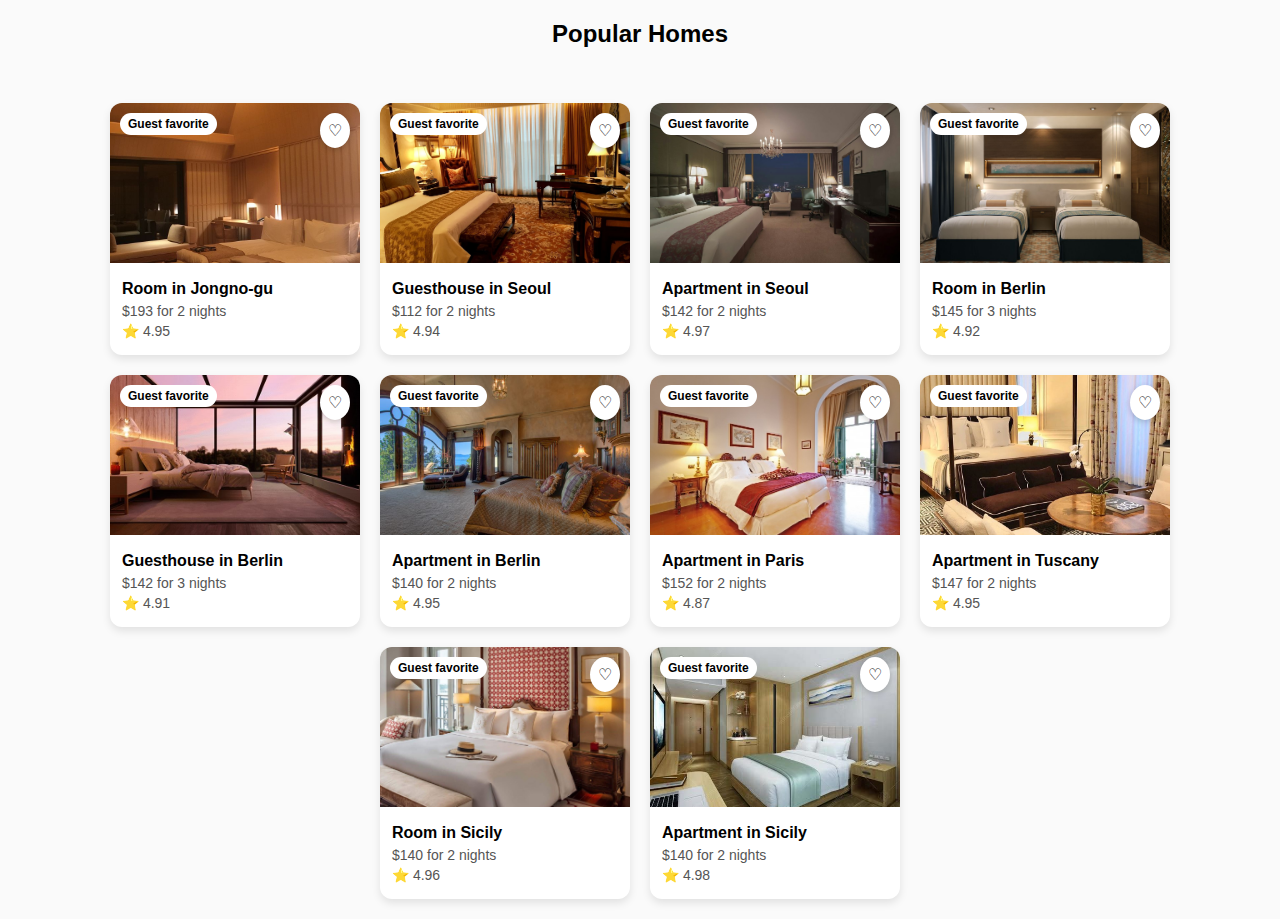
<file: rooms.html>
<style>
    body {
      font-family: Arial, sans-serif;
      margin: 0;
      
      background: #fafafa;
    }

    h2 {
        display: flex;
        justify-content: center;
    padding: 20px;
    margin-bottom: 15px;
    }

    .room-container {
      padding: 20px;
      display: flex;
      flex-wrap: wrap;   /* ✅ allows wrapping to new rows */
      gap: 20px;
      justify-content: center;
    }

    .room-card {
      position: relative;
      background: #fff;
      border-radius: 12px;
      overflow: hidden;
      width: 250px;
      flex: 0 0 auto;
      box-shadow: 0 4px 8px rgba(0,0,0,0.1);
      transition: transform 0.2s ease;
    }

    .room-card:hover {
      transform: scale(1.03);
    }

    .room-card img {
      width: 100%;
      height: 160px;
      object-fit: cover;
    }

    .favorite-btn {
      position: absolute;
      top: 10px;
      right: 10px;
      background: white;
      border-radius: 50%;
      padding: 8px;
      cursor: pointer;
      box-shadow: 0 2px 6px rgba(0,0,0,0.2);
    }

    .badge {
      position: absolute;
      top: 10px;
      left: 10px;
      background-color: white;
      color: black;
      font-size: 12px;
      padding: 4px 8px;
      border-radius: 20px;
      font-weight: bold;
    }

    .room-info {
      padding: 12px;
    }

    .room-info h3 {
      color: black;
      font-size: 16px;
      margin: 5px 0;
    }

    .room-info p {
      color: black;
      margin: 4px 0;
      font-size: 14px;
      color: #555;
    }

    .rating {
      font-size: 14px;
      color: #333;
    }
  </style>
</head>
<body>

  <h2>Popular Homes</h2>
  <div class="room-container">
    <!-- Room Card 1 -->
    <div class="room-card">
      <img src="assets/room1.png" alt="Room in Seoul">
      <div class="badge">Guest favorite</div>
      <div class="favorite-btn">♡</div>
      <div class="room-info">
        <h3>Room in Jongno-gu</h3>
        <p>$193 for 2 nights</p>
        <p class="rating">⭐ 4.95</p>
      </div>
    </div>

    <!-- Room Card 2 -->
    <div class="room-card">
      <img src="assets/room2.png" alt="Guesthouse in Seoul">
      <div class="badge">Guest favorite</div>
      <div class="favorite-btn">♡</div>
      <div class="room-info">
        <h3>Guesthouse in Seoul</h3>
        <p>$112 for 2 nights</p>
        <p class="rating">⭐ 4.94</p>
      </div>
    </div>

    <!-- Room Card 3 -->
    <div class="room-card">
      <img src="assets/room3.png" alt="Apartment in Seoul">
      <div class="badge">Guest favorite</div>
      <div class="favorite-btn">♡</div>
      <div class="room-info">
        <h3>Apartment in Seoul</h3>
        <p>$142 for 2 nights</p>
        <p class="rating">⭐ 4.97</p>
      </div>
    </div>

    <!-- Room Card 4 -->
    <div class="room-card">
      <img src="assets/room4.png" alt="Room in Berlin">
      <div class="badge">Guest favorite</div>
      <div class="favorite-btn">♡</div>
      <div class="room-info">
        <h3>Room in Berlin</h3>
        <p>$145 for 3 nights</p>
        <p class="rating">⭐ 4.92</p>
      </div>
    </div>

    <!-- Room Card 5 -->
    <div class="room-card">
      <img src="assets/room5.png" alt="Guesthouse in Berlin">
      <div class="badge">Guest favorite</div>
      <div class="favorite-btn">♡</div>
      <div class="room-info">
        <h3>Guesthouse in Berlin</h3>
        <p>$142 for 3 nights</p>
        <p class="rating">⭐ 4.91</p>
      </div>
    </div>

    <!-- Room Card 6 -->
    <div class="room-card">
      <img src="assets/room6.png" alt="Apartment in Berlin">
      <div class="badge">Guest favorite</div>
      <div class="favorite-btn">♡</div>
      <div class="room-info">
        <h3>Apartment in Berlin</h3>
        <p>$140 for 2 nights</p>
        <p class="rating">⭐ 4.95</p>
      </div>
    </div>

    <!-- Room Card 7 -->
    <div class="room-card">
      <img src="assets/room7.png" alt="Apartment in Paris">
      <div class="badge">Guest favorite</div>
      <div class="favorite-btn">♡</div>
      <div class="room-info">
        <h3>Apartment in Paris</h3>
        <p>$152 for 2 nights</p>
        <p class="rating">⭐ 4.87</p>
      </div>
    </div>

    <!-- Room Card 8 -->
    <div class="room-card" >
      <img src="assets/room8.png" alt="Apartment in Tuscany">
      <div class="badge">Guest favorite</div>
      <div class="favorite-btn">♡</div>
      <div class="room-info">
        <h3>Apartment in Tuscany</h3>
        <p>$147 for 2 nights</p>
        <p class="rating">⭐ 4.95</p>
      </div>
    </div>

    <!-- Room Card 9 -->
    <div class="room-card">
      <img src="assets/room9.png" alt="Room in Sicily">
      <div class="badge">Guest favorite</div>
      <div class="favorite-btn">♡</div>
      <div class="room-info">
        <h3>Room in Sicily</h3>
        <p>$140 for 2 nights</p>
        <p class="rating">⭐ 4.96</p>
      </div>
    </div>

    <!-- Room Card 10 -->
    <div class="room-card">
      <img src="assets/room10.png" alt="Apartment in Sicily">
      <div class="badge">Guest favorite</div>
      <div class="favorite-btn">♡</div>
      <div class="room-info">
        <h3>Apartment in Sicily</h3>
        <p>$140 for 2 nights</p>
        <p class="rating">⭐ 4.98</p>
      </div>
    </div>
  </div> 

</body>
</file>
